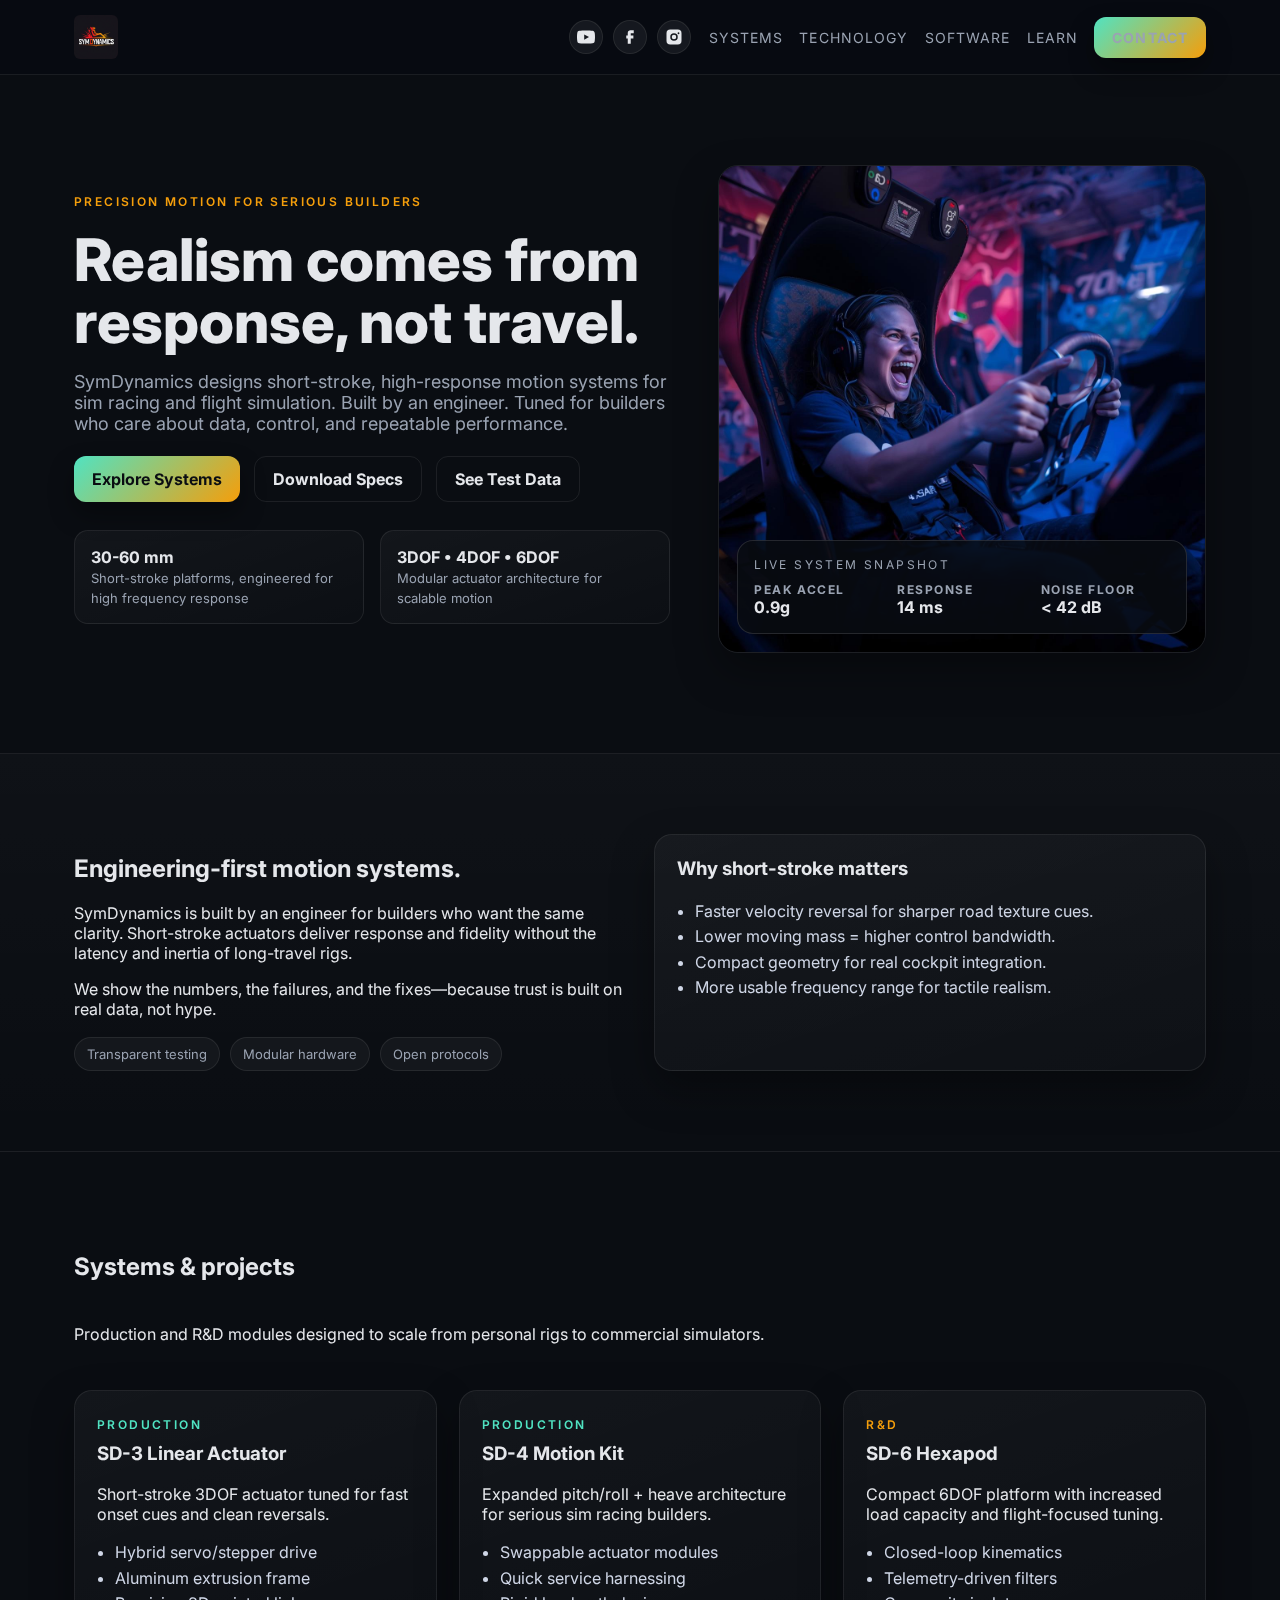
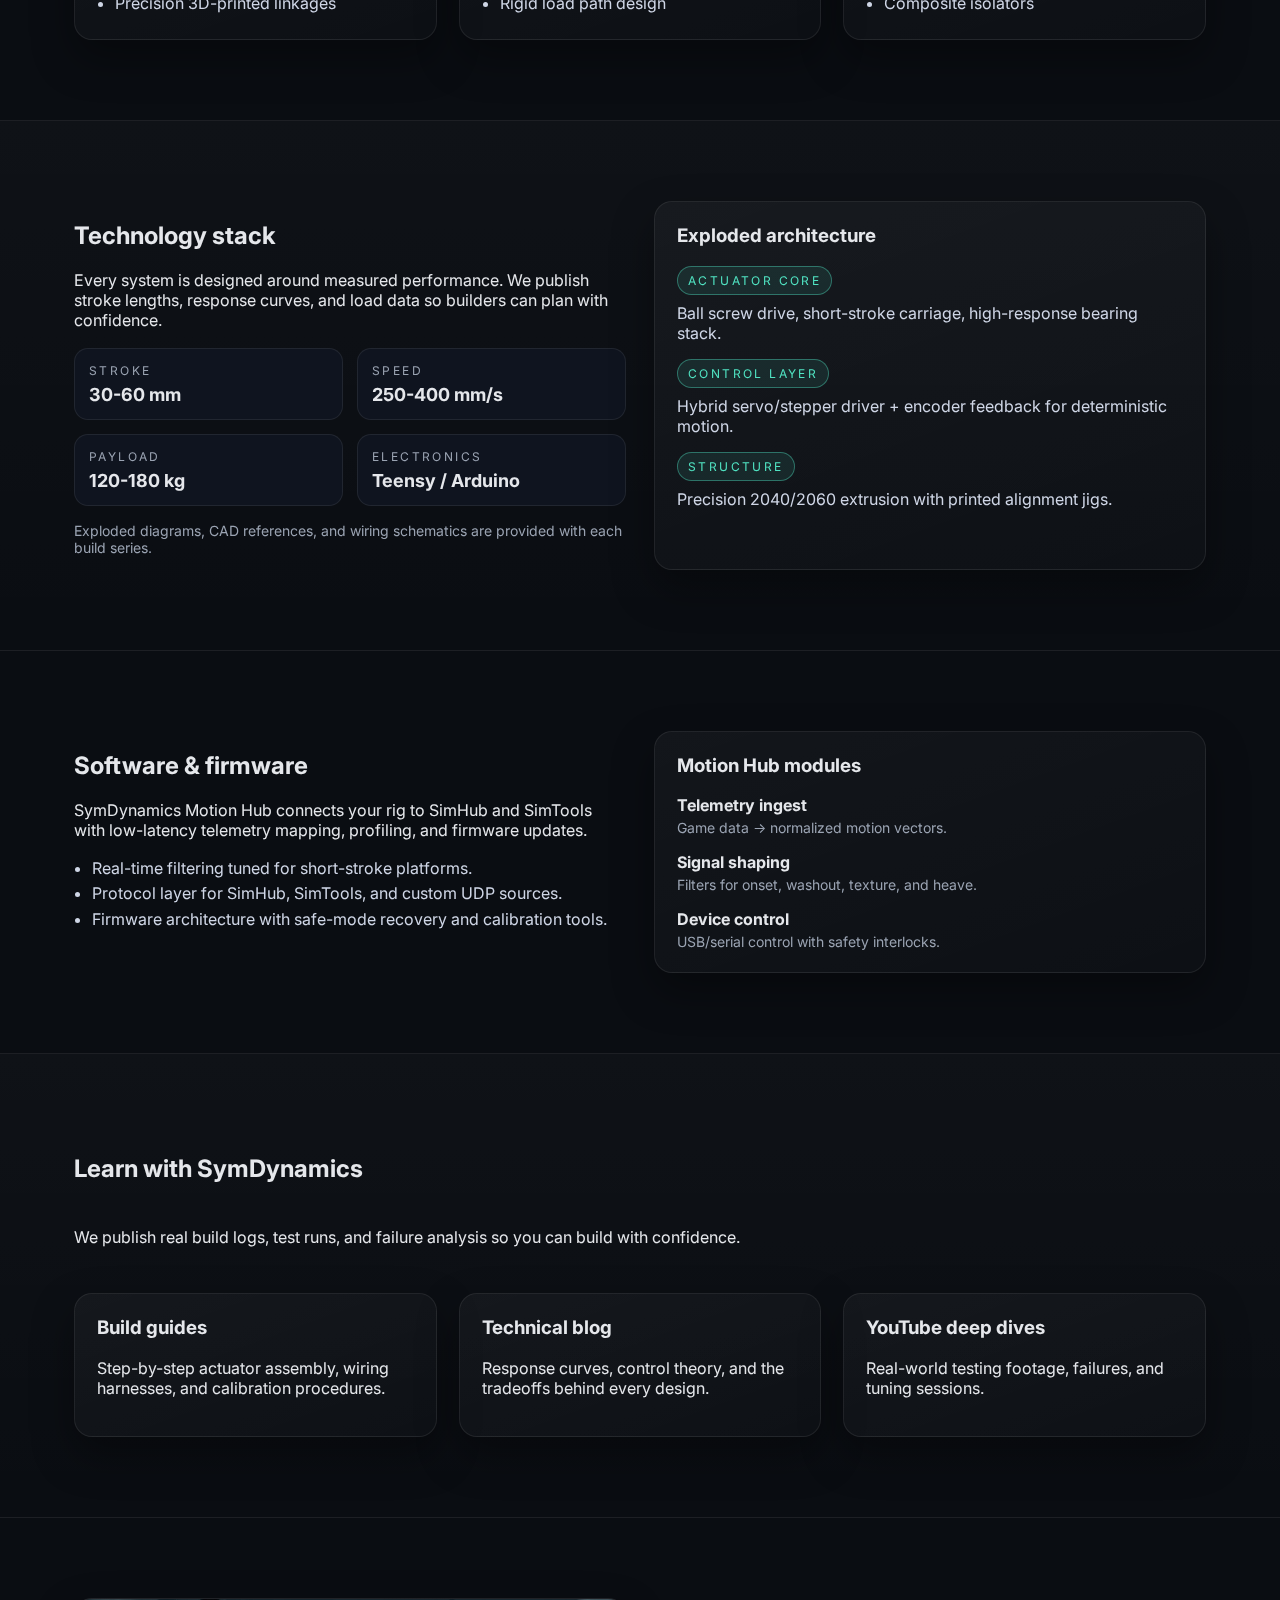
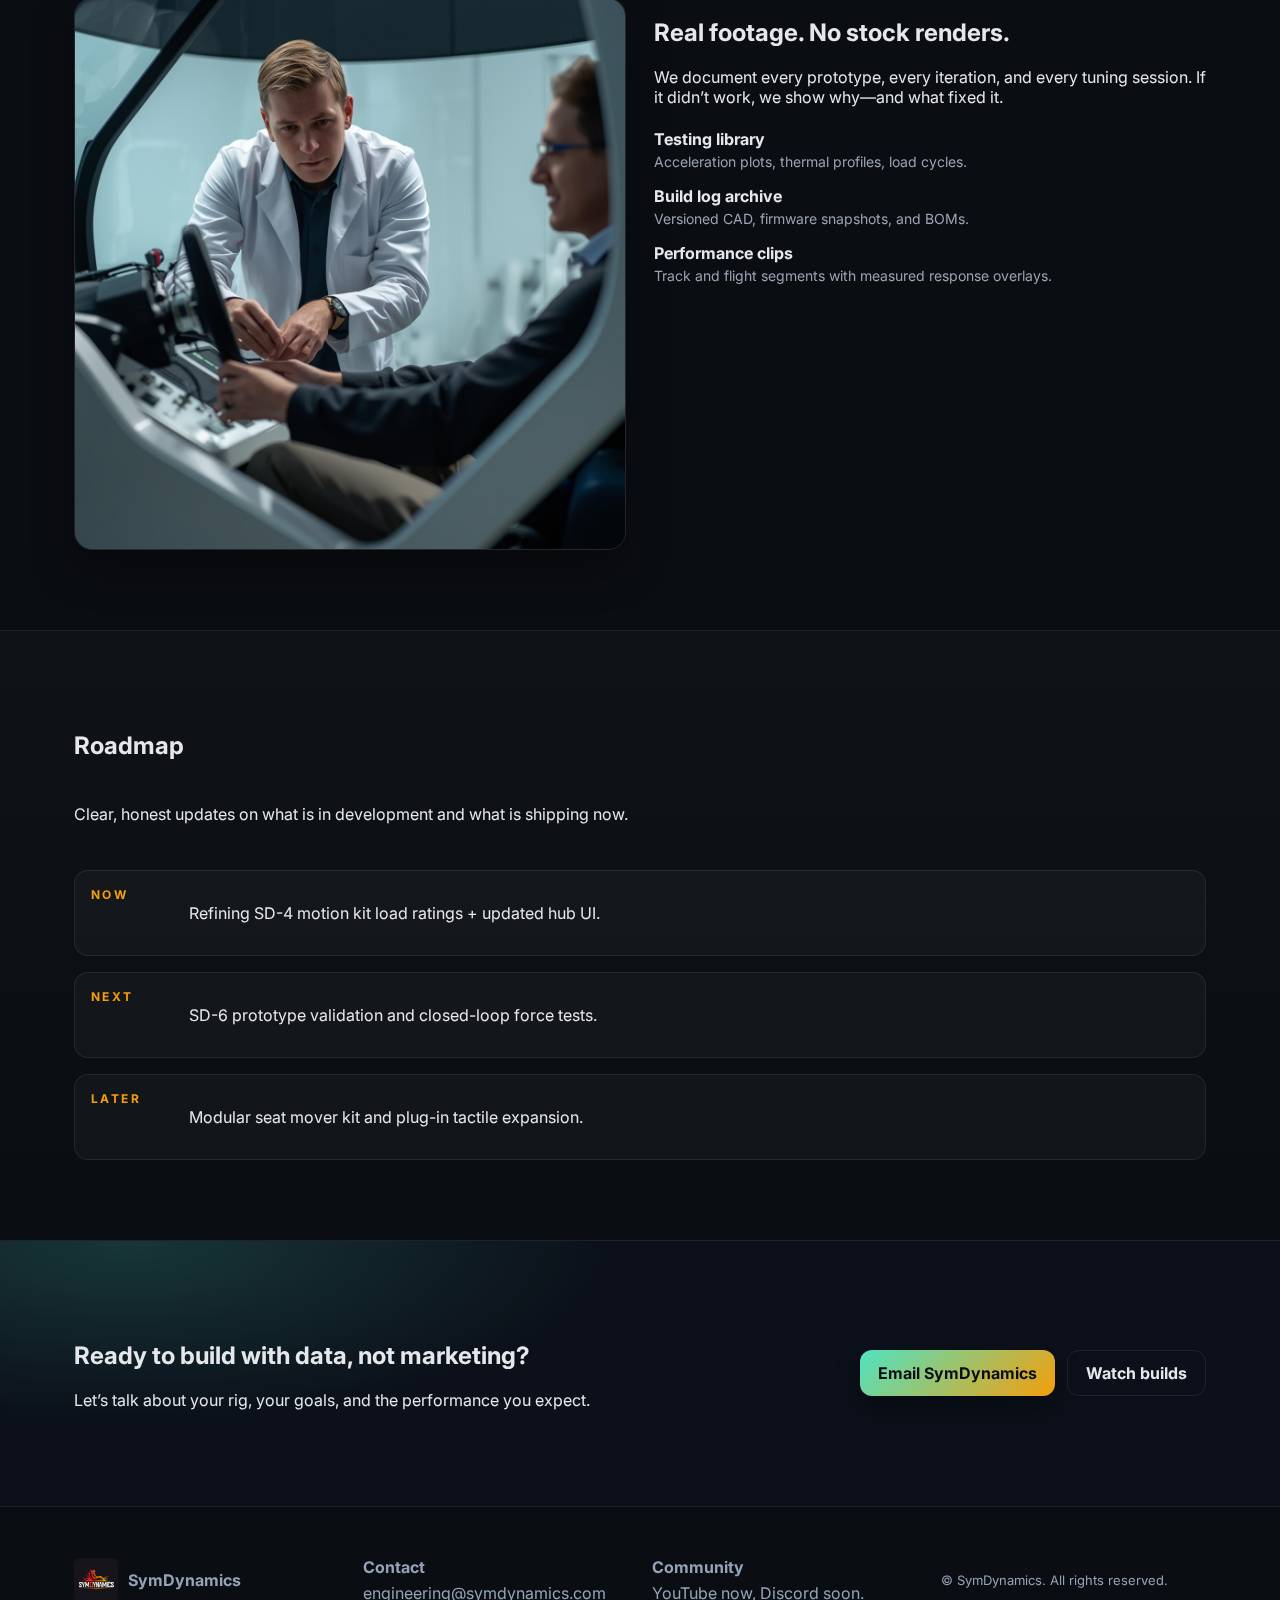
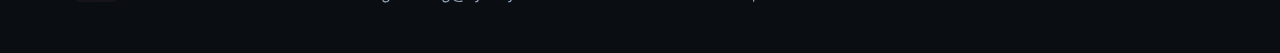
<file: symdynamics_split_from_attachment/index.html>
<!DOCTYPE html>
<html lang="en">
<head>
  <meta charset="utf-8" />
  <meta name="viewport" content="width=device-width, initial-scale=1" />
  <meta name="description" content="SymDynamics builds high-response motion simulator actuators, control electronics, and software for serious sim racing and flight builders." />
  <link rel="preconnect" href="https://fonts.googleapis.com">
  <link rel="preconnect" href="https://fonts.gstatic.com" crossorigin>
  <link href="https://fonts.googleapis.com/css2?family=Inter:wght@300;400;600;700;800&display=swap" rel="stylesheet">
  <meta property="og:title" content="SymDynamics — Precision Motion Systems" />
  <meta property="og:description" content="Realism comes from response, not travel. SymDynamics builds motion systems the way engineers think." />
  <meta property="og:type" content="website" />
  <meta name="theme-color" content="#0a0d12" />
  <link rel="stylesheet" href="assets/styles.css">
  <link rel="icon" type="image/svg+xml" href="data:image/svg+xml;utf8,<svg xmlns='http://www.w3.org/2000/svg' viewBox='0 0 64 64'><linearGradient id='g' x1='0' y1='0' x2='1' y2='1'><stop offset='0' stop-color='%2350E3C2'/><stop offset='1' stop-color='%23F59E0B'/></linearGradient><rect rx='12' width='64' height='64' fill='url(%23g)'/><text x='32' y='40' text-anchor='middle' font-family='Arial' font-size='28' font-weight='700' fill='%23090f14'>SD</text></svg>">
  <title>SymDynamics — Precision Motion Systems</title>
</head>
<body>
  <header>
    <div class="wrap">
      <nav>
        <a class="logo" href="#top" aria-label="SymDynamics home">
          <img src="SymDynamics Logo with Dynamic Wordmark and Contrast.png" alt="SymDynamics Logo" />
        </a>
        <div class="nav-right">
          <div class="social" aria-label="Social media links">
            <a href="https://www.youtube.com/@SymDynamics" target="_blank" rel="noopener" title="YouTube">
              <svg viewBox="0 0 24 24" aria-hidden="true"><path d="M23.5 6.2c-.3-1.2-1.2-2.1-2.4-2.4C19 3.3 12 3.3 12 3.3s-7 0-9.1.5C1.7 4 0.8 4.9 0.5 6.1 0 8.2 0 12 0 12s0 3.8.5 5.9c.3 1.2 1.2 2.1 2.4 2.4 2.1.5 9.1.5 9.1.5s7 0 9.1-.5c1.2-.3 2.1-1.2 2.4-2.4.5-2.1.5-5.9.5-5.9s0-3.8-.5-5.9zM9.6 15.5v-7L16 12l-6.4 3.5z"/></svg>
            </a>
            <a href="https://www.facebook.com/profile.php?id=61581729223568" title="Facebook"><svg viewBox="0 0 24 24"><path d="M13 3h4v4h-4v3h3.5V14H13v7h-4v-7H7v-4h2V6.5C9 4.6 10.6 3 12.5 3H13z"/></svg></a>
            <a href="https://www.instagram.com/neill1735/" title="Instagram"><svg viewBox="0 0 24 24"><path d="M7 2h10a5 5 0 015 5v10a5 5 0 01-5 5H7a5 5 0 01-5-5V7a5 5 0 015-5zm5 5a5 5 0 100 10 5 5 0 000-10zm6-1.2a1.2 1.2 0 10.001 2.401A1.2 1.2 0 0018 5.8zM12 9a3 3 0 110 6 3 3 0 010-6z"/></svg></a>
          </div>
          <div class="nav-links">
            <a href="#systems">Systems</a>
            <a href="#technology">Technology</a>
            <a href="#software">Software</a>
            <a href="#learn">Learn</a>
            <a href="#contact" class="btn">Contact</a>
          </div>
        </div>
      </nav>
    </div>
  </header>

  <main id="top">
    <section class="hero">
      <div class="wrap hero-grid">
        <div>
          <div class="eyebrow">Precision motion for serious builders</div>
          <h1>Realism comes from response, not travel.</h1>
          <p class="sub">SymDynamics designs short-stroke, high-response motion systems for sim racing and flight simulation. Built by an engineer. Tuned for builders who care about data, control, and repeatable performance.</p>
          <div class="cta-row">
            <a class="btn" href="#systems">Explore Systems</a>
            <a class="btn ghost" href="#technology">Download Specs</a>
            <a class="btn ghost" href="#learn">See Test Data</a>
          </div>
          <div class="stat-row">
            <div class="stat">
              <span>30-60 mm</span>
              <small>Short-stroke platforms, engineered for high frequency response</small>
            </div>
            <div class="stat">
              <span>3DOF • 4DOF • 6DOF</span>
              <small>Modular actuator architecture for scalable motion</small>
            </div>
          </div>
        </div>
        <div class="hero-media">
          <img src="gamer in rig1.jpg" alt="Motion simulator in action" />
          <div class="overlay-card">
            <div class="label">Live system snapshot</div>
            <div class="overlay-grid">
              <div>
                <strong>Peak accel</strong>
                <span>0.9g</span>
              </div>
              <div>
                <strong>Response</strong>
                <span>14 ms</span>
              </div>
              <div>
                <strong>Noise floor</strong>
                <span>&lt; 42 dB</span>
              </div>
            </div>
          </div>
        </div>
      </div>
    </section>

    <section id="about" class="section-split">
      <div class="wrap grid-2">
        <div>
          <h2>Engineering-first motion systems.</h2>
          <p>SymDynamics is built by an engineer for builders who want the same clarity. Short-stroke actuators deliver response and fidelity without the latency and inertia of long-travel rigs.</p>
          <p>We show the numbers, the failures, and the fixes—because trust is built on real data, not hype.</p>
          <div class="pill-row">
            <span class="pill">Transparent testing</span>
            <span class="pill">Modular hardware</span>
            <span class="pill">Open protocols</span>
          </div>
        </div>
        <div class="card technical-card">
          <h3>Why short-stroke matters</h3>
          <ul class="spec-list">
            <li>Faster velocity reversal for sharper road texture cues.</li>
            <li>Lower moving mass = higher control bandwidth.</li>
            <li>Compact geometry for real cockpit integration.</li>
            <li>More usable frequency range for tactile realism.</li>
          </ul>
        </div>
      </div>
    </section>

    <section id="systems">
      <div class="wrap">
        <div class="section-head">
          <h2>Systems &amp; projects</h2>
          <p>Production and R&amp;D modules designed to scale from personal rigs to commercial simulators.</p>
        </div>
        <div class="grid-3">
          <article class="card system-card">
            <div class="status">Production</div>
            <h3>SD-3 Linear Actuator</h3>
            <p>Short-stroke 3DOF actuator tuned for fast onset cues and clean reversals.</p>
            <ul>
              <li>Hybrid servo/stepper drive</li>
              <li>Aluminum extrusion frame</li>
              <li>Precision 3D-printed linkages</li>
            </ul>
          </article>
          <article class="card system-card">
            <div class="status">Production</div>
            <h3>SD-4 Motion Kit</h3>
            <p>Expanded pitch/roll + heave architecture for serious sim racing builders.</p>
            <ul>
              <li>Swappable actuator modules</li>
              <li>Quick service harnessing</li>
              <li>Rigid load path design</li>
            </ul>
          </article>
          <article class="card system-card">
            <div class="status status-lab">R&amp;D</div>
            <h3>SD-6 Hexapod</h3>
            <p>Compact 6DOF platform with increased load capacity and flight-focused tuning.</p>
            <ul>
              <li>Closed-loop kinematics</li>
              <li>Telemetry-driven filters</li>
              <li>Composite isolators</li>
            </ul>
          </article>
        </div>
      </div>
    </section>

    <section id="technology" class="section-split">
      <div class="wrap grid-2">
        <div>
          <h2>Technology stack</h2>
          <p>Every system is designed around measured performance. We publish stroke lengths, response curves, and load data so builders can plan with confidence.</p>
          <div class="spec-grid">
            <div class="spec">
              <span>Stroke</span>
              <strong>30-60 mm</strong>
            </div>
            <div class="spec">
              <span>Speed</span>
              <strong>250-400 mm/s</strong>
            </div>
            <div class="spec">
              <span>Payload</span>
              <strong>120-180 kg</strong>
            </div>
            <div class="spec">
              <span>Electronics</span>
              <strong>Teensy / Arduino</strong>
            </div>
          </div>
          <p class="note">Exploded diagrams, CAD references, and wiring schematics are provided with each build series.</p>
        </div>
        <div class="card diagram-card">
          <h3>Exploded architecture</h3>
          <div class="diagram">
            <div>
              <span class="chip">Actuator Core</span>
              <p>Ball screw drive, short-stroke carriage, high-response bearing stack.</p>
            </div>
            <div>
              <span class="chip">Control Layer</span>
              <p>Hybrid servo/stepper driver + encoder feedback for deterministic motion.</p>
            </div>
            <div>
              <span class="chip">Structure</span>
              <p>Precision 2040/2060 extrusion with printed alignment jigs.</p>
            </div>
          </div>
        </div>
      </div>
    </section>

    <section id="software">
      <div class="wrap grid-2">
        <div>
          <h2>Software &amp; firmware</h2>
          <p>SymDynamics Motion Hub connects your rig to SimHub and SimTools with low-latency telemetry mapping, profiling, and firmware updates.</p>
          <ul class="spec-list">
            <li>Real-time filtering tuned for short-stroke platforms.</li>
            <li>Protocol layer for SimHub, SimTools, and custom UDP sources.</li>
            <li>Firmware architecture with safe-mode recovery and calibration tools.</li>
          </ul>
        </div>
        <div class="card software-card">
          <h3>Motion Hub modules</h3>
          <div class="stack">
            <div>
              <strong>Telemetry ingest</strong>
              <span>Game data → normalized motion vectors.</span>
            </div>
            <div>
              <strong>Signal shaping</strong>
              <span>Filters for onset, washout, texture, and heave.</span>
            </div>
            <div>
              <strong>Device control</strong>
              <span>USB/serial control with safety interlocks.</span>
            </div>
          </div>
        </div>
      </div>
    </section>

    <section id="learn" class="section-split">
      <div class="wrap">
        <div class="section-head">
          <h2>Learn with SymDynamics</h2>
          <p>We publish real build logs, test runs, and failure analysis so you can build with confidence.</p>
        </div>
        <div class="grid-3">
          <article class="card">
            <h3>Build guides</h3>
            <p>Step-by-step actuator assembly, wiring harnesses, and calibration procedures.</p>
          </article>
          <article class="card">
            <h3>Technical blog</h3>
            <p>Response curves, control theory, and the tradeoffs behind every design.</p>
          </article>
          <article class="card">
            <h3>YouTube deep dives</h3>
            <p>Real-world testing footage, failures, and tuning sessions.</p>
          </article>
        </div>
      </div>
    </section>

    <section id="media">
      <div class="wrap grid-2">
        <div class="card media-card">
          <img src="engineersetup.jpg" alt="Engineer testing a motion rig" />
        </div>
        <div>
          <h2>Real footage. No stock renders.</h2>
          <p>We document every prototype, every iteration, and every tuning session. If it didn’t work, we show why—and what fixed it.</p>
          <div class="media-list">
            <div>
              <strong>Testing library</strong>
              <span>Acceleration plots, thermal profiles, load cycles.</span>
            </div>
            <div>
              <strong>Build log archive</strong>
              <span>Versioned CAD, firmware snapshots, and BOMs.</span>
            </div>
            <div>
              <strong>Performance clips</strong>
              <span>Track and flight segments with measured response overlays.</span>
            </div>
          </div>
        </div>
      </div>
    </section>

    <section id="roadmap" class="section-split">
      <div class="wrap">
        <div class="section-head">
          <h2>Roadmap</h2>
          <p>Clear, honest updates on what is in development and what is shipping now.</p>
        </div>
        <div class="timeline">
          <div class="timeline-item">
            <span>Now</span>
            <p>Refining SD-4 motion kit load ratings + updated hub UI.</p>
          </div>
          <div class="timeline-item">
            <span>Next</span>
            <p>SD-6 prototype validation and closed-loop force tests.</p>
          </div>
          <div class="timeline-item">
            <span>Later</span>
            <p>Modular seat mover kit and plug-in tactile expansion.</p>
          </div>
        </div>
      </div>
    </section>

    <section id="contact" class="cta-band">
      <div class="wrap cta-wrap">
        <div>
          <h2>Ready to build with data, not marketing?</h2>
          <p>Let’s talk about your rig, your goals, and the performance you expect.</p>
        </div>
        <div class="cta-actions">
          <a class="btn" href="contact.html">Email SymDynamics</a>
          <a class="btn ghost" href="https://www.youtube.com/@SymDynamics" target="_blank" rel="noopener">Watch builds</a>
        </div>
      </div>
    </section>
  </main>

  <footer>
    <div class="wrap">
      <div class="footer-grid">
        <div class="logo">
          <img src="SymDynamics Logo with Dynamic Wordmark and Contrast.png" alt="SymDynamics" />
          <span>SymDynamics</span>
        </div>
        <div>
          <strong>Contact</strong>
          <p>engineering@symdynamics.com</p>
        </div>
        <div>
          <strong>Community</strong>
          <p>YouTube now, Discord soon.</p>
        </div>
        <div class="footer-note">© <span id="y"></span> SymDynamics. All rights reserved.</div>
      </div>
    </div>
  </footer>

  <script src="assets/main.js"></script>
</body>
</html>
</file>
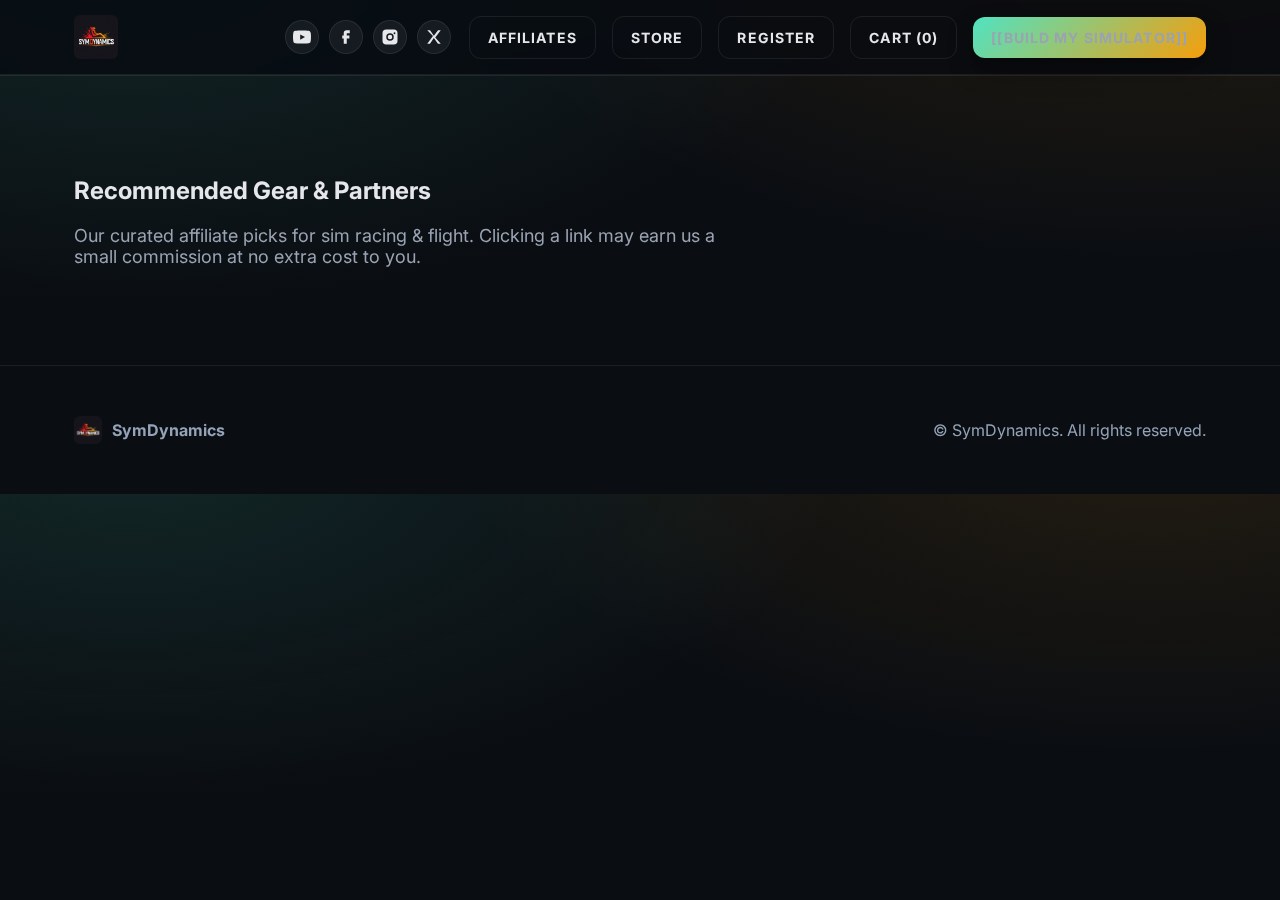
<file: symdynamics_split_from_attachment/affiliates.html>
<!DOCTYPE html>
<html lang="en">
<head>

  <meta charset="utf-8" />
  <meta name="viewport" content="width=device-width, initial-scale=1" />
  <title>SymDynamics</title>
  <meta name="description" content="Custom-built motion simulators and turnkey rigs for sim racers and flight sim users. Engineered immersion, pro-grade feel, money-back guarantee. South Africa + global shipping." />
  <link rel="preconnect" href="https://fonts.googleapis.com">
  <link rel="preconnect" href="https://fonts.gstatic.com" crossorigin>
  <link href="https://fonts.googleapis.com/css2?family=Inter:wght@400;600;800&display=swap" rel="stylesheet">
  <meta property="og:title" content="SymDynamics — Custom Motion Simulators" />
  <meta property="og:description" content="Turn every race and flight into a real-world experience. Custom rigs, setup help, and a money-back guarantee." />
  <meta property="og:type" content="website" />
  <meta name="theme-color" content="#0f172a" />
  <link rel="stylesheet" href="assets/styles.css">
  <!-- Favicon -->
  <link rel="icon" type="image/svg+xml" href="data:image/svg+xml;utf8,<svg xmlns='http://www.w3.org/2000/svg' viewBox='0 0 64 64'><linearGradient id='g' x1='0' y1='0' x2='1' y2='1'><stop offset='0' stop-color='%23ff5a1f'/><stop offset='1' stop-color='%23ffb300'/></linearGradient><rect rx='12' width='64' height='64' fill='url(%23g)'/><text x='32' y='40' text-anchor='middle' font-family='Arial' font-size='28' font-weight='700' fill='%2302111a'>SD</text></svg>">
  <link rel="icon" type="image/png" sizes="16x16" href="/favicon-16.png">
  <link rel="icon" type="image/png" sizes="32x32" href="/favicon-32.png">
  <link rel="icon" type="image/png" sizes="48x48" href="/favicon-48.png">
  <link rel="icon" type="image/png" sizes="96x96" href="/favicon-96.png">
  <link rel="apple-touch-icon" sizes="180x180" href="/apple-touch-icon.png">
  <link rel="icon" type="image/png" sizes="192x192" href="/android-chrome-192x192.png">
  <link rel="icon" type="image/png" sizes="512x512" href="/android-chrome-512x512.png">

<title>Recommended Gear & Partners</title>
</head>
<body>
<header>
    <div class="wrap">
      <nav>
        <a class="logo" href="index.html" aria-label="SymDynamics home">
          <img src="SymDynamics Logo with Dynamic Wordmark and Contrast.png" alt="SymDynamics Logo" />
        </a>
        <div class="nav-right">
          <div class="social" aria-label="Social media links">
            <!-- YouTube (live link) -->
            <a href="https://www.youtube.com/@SymDynamics" target="_blank" rel="noopener" title="YouTube">
              <svg viewBox="0 0 24 24" aria-hidden="true"><path d="M23.5 6.2c-.3-1.2-1.2-2.1-2.4-2.4C19 3.3 12 3.3 12 3.3s-7 0-9.1.5C1.7 4 0.8 4.9 0.5 6.1 0 8.2 0 12 0 12s0 3.8.5 5.9c.3 1.2 1.2 2.1 2.4 2.4 2.1.5 9.1.5 9.1.5s7 0 9.1-.5c1.2-.3 2.1-1.2 2.4-2.4.5-2.1.5-5.9.5-5.9s0-3.8-.5-5.9zM9.6 15.5v-7L16 12l-6.4 3.5z"/></svg>
            </a>
            <!-- Placeholders -->
            <a href="#" title="Facebook (coming soon)"><svg viewBox="0 0 24 24"><path d="M13 3h4v4h-4v3h3.5V14H13v7h-4v-7H7v-4h2V6.5C9 4.6 10.6 3 12.5 3H13z"/></svg></a>
            <a href="#" title="Instagram (coming soon)"><svg viewBox="0 0 24 24"><path d="M7 2h10a5 5 0 015 5v10a5 5 0 01-5 5H7a5 5 0 01-5-5V7a5 5 0 015-5zm5 5a5 5 0 100 10 5 5 0 000-10zm6-1.2a1.2 1.2 0 10.001 2.401A1.2 1.2 0 0018 5.8zM12 9a3 3 0 110 6 3 3 0 010-6z"/></svg></a>
            <a href="#" title="X/Twitter (coming soon)"><svg viewBox="0 0 24 24"><path d="M3 3h3.7l5.1 7.2L17.4 3H21l-7.3 9.7L21 21h-3.7l-5.5-7.7L6.6 21H3l7.6-10.3L3 3z"/></svg></a>
          </div>
          <div class="nav-links">
            <a href="affiliates.html" class="ghost btn">Affiliates</a>
            <a href="store.html" class="ghost btn">Store</a>
            <a href="register.html" class="ghost btn" id="navAccount">Register</a>
            <a href="cart.html" class="ghost btn">Cart (<span id="navCartQty">0</span>)</a>
            <a href="contact.html" class="btn">[[BUILD MY SIMULATOR]]</a>
          </div>
        </div>
      </nav>
    </div>
  </header>
<main id="top">
<section id="affiliates">
      <div class="wrap">
        <h2>Recommended Gear & Partners</h2>
        <p class="sub">Our curated affiliate picks for sim racing & flight. Clicking a link may earn us a small commission at no extra cost to you.</p>
        <div id="affDisclosure" class="notice" style="display:none;margin:12px 0 18px">
          <div class="badge">i</div>
          <div>
            <strong>Affiliate disclosure:</strong>
            <p style="margin:.3em 0 .2em">Some links below are affiliate links. If you buy through them, we may earn a small commission—at no extra cost to you. We only recommend gear we’d use ourselves.</p>
            <small>Click the × to dismiss.</small>
          </div>
          <button id="affDismiss" aria-label="Dismiss">×</button>
        </div>
        <div id="affGrid" class="store-grid"></div>
      </div>
    </section>
</main>
<footer>
    <div class="wrap">
      <div style="display:flex;align-items:center;gap:10px;flex-wrap:wrap;justify-content:space-between">
        <div class="logo"><img src="SymDynamics Logo with Dynamic Wordmark and Contrast.png" alt="SymDynamics" style="height:28px;width:auto" /> <span>SymDynamics</span></div>
        <div>© <span id="y"></span> SymDynamics. All rights reserved.</div>
      </div>
    </div>
  </footer>
<script src="assets/main.js"></script>
</body>
</html>
</file>
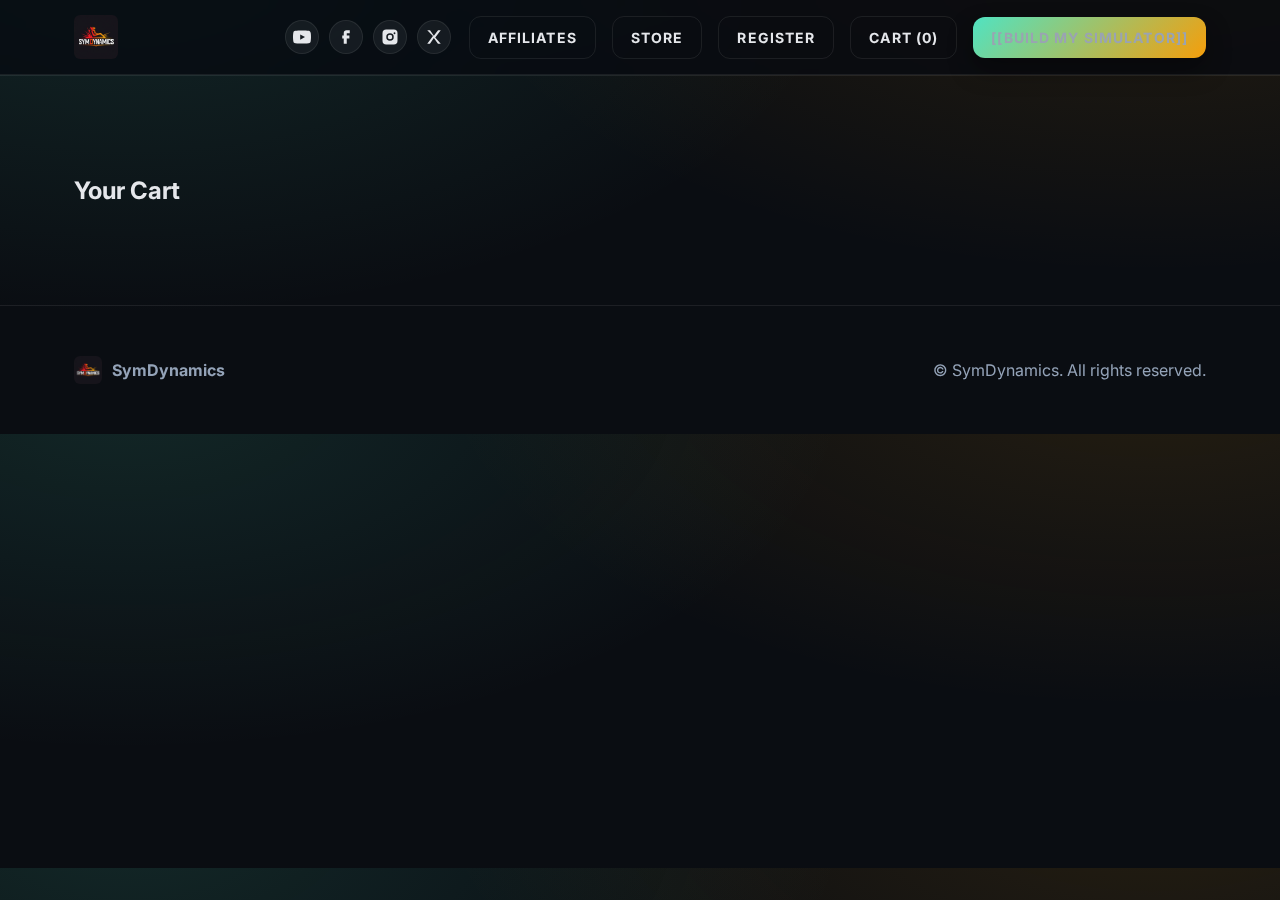
<file: symdynamics_split_from_attachment/cart.html>
<!DOCTYPE html>
<html lang="en">
<head>

  <meta charset="utf-8" />
  <meta name="viewport" content="width=device-width, initial-scale=1" />
  <title>SymDynamics</title>
  <meta name="description" content="Custom-built motion simulators and turnkey rigs for sim racers and flight sim users. Engineered immersion, pro-grade feel, money-back guarantee. South Africa + global shipping." />
  <link rel="preconnect" href="https://fonts.googleapis.com">
  <link rel="preconnect" href="https://fonts.gstatic.com" crossorigin>
  <link href="https://fonts.googleapis.com/css2?family=Inter:wght@400;600;800&display=swap" rel="stylesheet">
  <meta property="og:title" content="SymDynamics — Custom Motion Simulators" />
  <meta property="og:description" content="Turn every race and flight into a real-world experience. Custom rigs, setup help, and a money-back guarantee." />
  <meta property="og:type" content="website" />
  <meta name="theme-color" content="#0f172a" />
  <link rel="stylesheet" href="assets/styles.css">
  <!-- Favicon -->
  <link rel="icon" type="image/svg+xml" href="data:image/svg+xml;utf8,<svg xmlns='http://www.w3.org/2000/svg' viewBox='0 0 64 64'><linearGradient id='g' x1='0' y1='0' x2='1' y2='1'><stop offset='0' stop-color='%23ff5a1f'/><stop offset='1' stop-color='%23ffb300'/></linearGradient><rect rx='12' width='64' height='64' fill='url(%23g)'/><text x='32' y='40' text-anchor='middle' font-family='Arial' font-size='28' font-weight='700' fill='%2302111a'>SD</text></svg>">
  <link rel="icon" type="image/png" sizes="16x16" href="/favicon-16.png">
  <link rel="icon" type="image/png" sizes="32x32" href="/favicon-32.png">
  <link rel="icon" type="image/png" sizes="48x48" href="/favicon-48.png">
  <link rel="icon" type="image/png" sizes="96x96" href="/favicon-96.png">
  <link rel="apple-touch-icon" sizes="180x180" href="/apple-touch-icon.png">
  <link rel="icon" type="image/png" sizes="192x192" href="/android-chrome-192x192.png">
  <link rel="icon" type="image/png" sizes="512x512" href="/android-chrome-512x512.png">

<title>Your Cart</title>
</head>
<body>
<header>
    <div class="wrap">
      <nav>
        <a class="logo" href="index.html" aria-label="SymDynamics home">
          <img src="SymDynamics Logo with Dynamic Wordmark and Contrast.png" alt="SymDynamics Logo" />
        </a>
        <div class="nav-right">
          <div class="social" aria-label="Social media links">
            <!-- YouTube (live link) -->
            <a href="https://www.youtube.com/@SymDynamics" target="_blank" rel="noopener" title="YouTube">
              <svg viewBox="0 0 24 24" aria-hidden="true"><path d="M23.5 6.2c-.3-1.2-1.2-2.1-2.4-2.4C19 3.3 12 3.3 12 3.3s-7 0-9.1.5C1.7 4 0.8 4.9 0.5 6.1 0 8.2 0 12 0 12s0 3.8.5 5.9c.3 1.2 1.2 2.1 2.4 2.4 2.1.5 9.1.5 9.1.5s7 0 9.1-.5c1.2-.3 2.1-1.2 2.4-2.4.5-2.1.5-5.9.5-5.9s0-3.8-.5-5.9zM9.6 15.5v-7L16 12l-6.4 3.5z"/></svg>
            </a>
            <!-- Placeholders -->
            <a href="#" title="Facebook (coming soon)"><svg viewBox="0 0 24 24"><path d="M13 3h4v4h-4v3h3.5V14H13v7h-4v-7H7v-4h2V6.5C9 4.6 10.6 3 12.5 3H13z"/></svg></a>
            <a href="#" title="Instagram (coming soon)"><svg viewBox="0 0 24 24"><path d="M7 2h10a5 5 0 015 5v10a5 5 0 01-5 5H7a5 5 0 01-5-5V7a5 5 0 015-5zm5 5a5 5 0 100 10 5 5 0 000-10zm6-1.2a1.2 1.2 0 10.001 2.401A1.2 1.2 0 0018 5.8zM12 9a3 3 0 110 6 3 3 0 010-6z"/></svg></a>
            <a href="#" title="X/Twitter (coming soon)"><svg viewBox="0 0 24 24"><path d="M3 3h3.7l5.1 7.2L17.4 3H21l-7.3 9.7L21 21h-3.7l-5.5-7.7L6.6 21H3l7.6-10.3L3 3z"/></svg></a>
          </div>
          <div class="nav-links">
            <a href="affiliates.html" class="ghost btn">Affiliates</a>
            <a href="store.html" class="ghost btn">Store</a>
            <a href="register.html" class="ghost btn" id="navAccount">Register</a>
            <a href="cart.html" class="ghost btn">Cart (<span id="navCartQty">0</span>)</a>
            <a href="contact.html" class="btn">[[BUILD MY SIMULATOR]]</a>
          </div>
        </div>
      </nav>
    </div>
  </header>
<main id="top">
<section id="cart">
      <div class="wrap">
        <h2>Your Cart</h2>
        <div id="cartEmpty" class="card" style="display:none">Your cart is empty.</div>
        <div id="cartWrap" style="display:none">
          <table class="cart-table">
            <thead>
              <tr><th>Item</th><th>Price</th><th>Qty</th><th class="right">Total</th><th></th></tr>
            </thead>
            <tbody id="cartBody"></tbody>
          </table>
          <div style="display:flex;justify-content:space-between;align-items:center;margin-top:16px;gap:12px;flex-wrap:wrap">
            <div>
              <a href="#store" class="btn ghost">Continue Shopping</a>
            </div>
            <div style="text-align:right">
              <div style="font-weight:800;font-size:20px">Grand Total: <span id="grandTotal">R0.00</span></div>
              <button id="checkoutBtn" class="btn" style="margin-top:8px">Checkout with PayFast</button>
              <div style="font-size:12px;color:#a7b0c2;margin-top:6px">Test mode enabled. Configure your Merchant ID/Key in the script.</div>
            </div>
          </div>
          <div class="card" style="margin-top:12px">
            <strong>Delivery To:</strong> <span id="shipTo">Not set — <a href="#register">add your address</a></span>
          </div>
        </div>
      </div>
    </section>
</main>
<footer>
    <div class="wrap">
      <div style="display:flex;align-items:center;gap:10px;flex-wrap:wrap;justify-content:space-between">
        <div class="logo"><img src="SymDynamics Logo with Dynamic Wordmark and Contrast.png" alt="SymDynamics" style="height:28px;width:auto" /> <span>SymDynamics</span></div>
        <div>© <span id="y"></span> SymDynamics. All rights reserved.</div>
      </div>
    </div>
  </footer>
<script src="assets/main.js"></script>
</body>
</html>
</file>
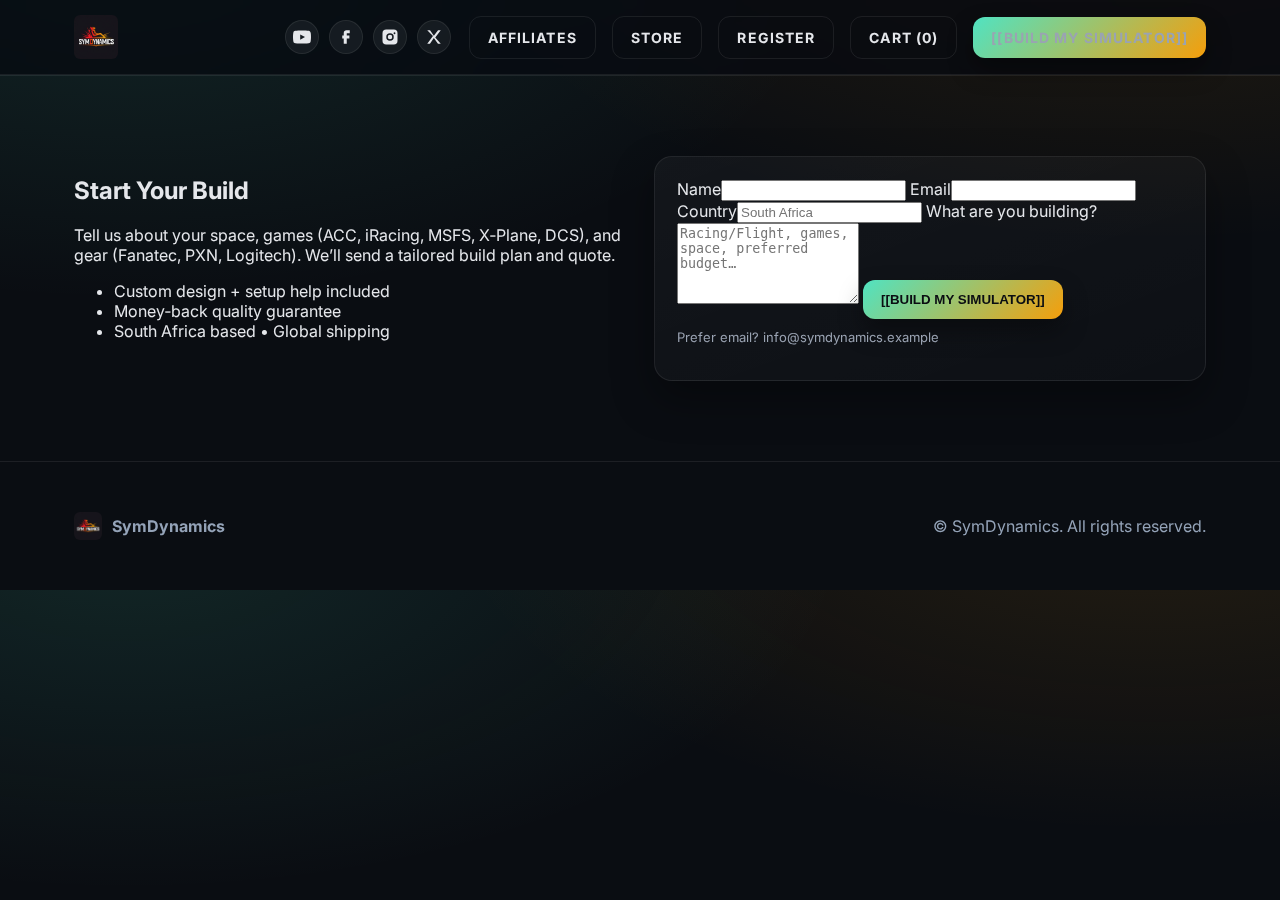
<file: symdynamics_split_from_attachment/contact.html>
<!DOCTYPE html>
<html lang="en">
<head>

  <meta charset="utf-8" />
  <meta name="viewport" content="width=device-width, initial-scale=1" />
  <meta name="description" content="Custom-built motion simulators and turnkey rigs for sim racers and flight sim users. Engineered immersion, pro-grade feel, money-back guarantee. South Africa + global shipping." />
  <link rel="preconnect" href="https://fonts.googleapis.com">
  <link rel="preconnect" href="https://fonts.gstatic.com" crossorigin>
  <link href="https://fonts.googleapis.com/css2?family=Inter:wght@400;600;800&display=swap" rel="stylesheet">
  <meta property="og:title" content="SymDynamics — Custom Motion Simulators" />
  <meta property="og:description" content="Turn every race and flight into a real-world experience. Custom rigs, setup help, and a money-back guarantee." />
  <meta property="og:type" content="website" />
  <meta name="theme-color" content="#0f172a" />
  <link rel="stylesheet" href="assets/styles.css">
  <!-- Favicon -->
  <link rel="icon" type="image/svg+xml" href="data:image/svg+xml;utf8,<svg xmlns='http://www.w3.org/2000/svg' viewBox='0 0 64 64'><linearGradient id='g' x1='0' y1='0' x2='1' y2='1'><stop offset='0' stop-color='%23ff5a1f'/><stop offset='1' stop-color='%23ffb300'/></linearGradient><rect rx='12' width='64' height='64' fill='url(%23g)'/><text x='32' y='40' text-anchor='middle' font-family='Arial' font-size='28' font-weight='700' fill='%2302111a'>SD</text></svg>">
  <link rel="icon" type="image/png" sizes="16x16" href="/favicon-16.png">
  <link rel="icon" type="image/png" sizes="32x32" href="/favicon-32.png">
  <link rel="icon" type="image/png" sizes="48x48" href="/favicon-48.png">
  <link rel="icon" type="image/png" sizes="96x96" href="/favicon-96.png">
  <link rel="apple-touch-icon" sizes="180x180" href="/apple-touch-icon.png">
  <link rel="icon" type="image/png" sizes="192x192" href="/android-chrome-192x192.png">
  <link rel="icon" type="image/png" sizes="512x512" href="/android-chrome-512x512.png">

  <title>Start Your Build</title>
</head>
<body>
<header>
    <div class="wrap">
      <nav>
        <a class="logo" href="index.html" aria-label="SymDynamics home">
          <img src="SymDynamics Logo with Dynamic Wordmark and Contrast.png" alt="SymDynamics Logo" />
        </a>
        <div class="nav-right">
          <div class="social" aria-label="Social media links">
            <!-- YouTube (live link) -->
            <a href="https://www.youtube.com/@SymDynamics" target="_blank" rel="noopener" title="YouTube">
              <svg viewBox="0 0 24 24" aria-hidden="true"><path d="M23.5 6.2c-.3-1.2-1.2-2.1-2.4-2.4C19 3.3 12 3.3 12 3.3s-7 0-9.1.5C1.7 4 0.8 4.9 0.5 6.1 0 8.2 0 12 0 12s0 3.8.5 5.9c.3 1.2 1.2 2.1 2.4 2.4 2.1.5 9.1.5 9.1.5s7 0 9.1-.5c1.2-.3 2.1-1.2 2.4-2.4.5-2.1.5-5.9.5-5.9s0-3.8-.5-5.9zM9.6 15.5v-7L16 12l-6.4 3.5z"/></svg>
            </a>
            <!-- Placeholders -->
            <a href="#" title="Facebook (coming soon)"><svg viewBox="0 0 24 24"><path d="M13 3h4v4h-4v3h3.5V14H13v7h-4v-7H7v-4h2V6.5C9 4.6 10.6 3 12.5 3H13z"/></svg></a>
            <a href="#" title="Instagram (coming soon)"><svg viewBox="0 0 24 24"><path d="M7 2h10a5 5 0 015 5v10a5 5 0 01-5 5H7a5 5 0 01-5-5V7a5 5 0 015-5zm5 5a5 5 0 100 10 5 5 0 000-10zm6-1.2a1.2 1.2 0 10.001 2.401A1.2 1.2 0 0018 5.8zM12 9a3 3 0 110 6 3 3 0 010-6z"/></svg></a>
            <a href="#" title="X/Twitter (coming soon)"><svg viewBox="0 0 24 24"><path d="M3 3h3.7l5.1 7.2L17.4 3H21l-7.3 9.7L21 21h-3.7l-5.5-7.7L6.6 21H3l7.6-10.3L3 3z"/></svg></a>
          </div>
          <div class="nav-links">
            <a href="affiliates.html" class="ghost btn">Affiliates</a>
            <a href="store.html" class="ghost btn">Store</a>
            <a href="register.html" class="ghost btn" id="navAccount">Register</a>
            <a href="cart.html" class="ghost btn">Cart (<span id="navCartQty">0</span>)</a>
            <a href="contact.html" class="btn">[[BUILD MY SIMULATOR]]</a>
          </div>
        </div>
      </nav>
    </div>
  </header>
<main id="top">
<section id="contact">
      <div class="wrap grid-2">
        <div>
          <h2>Start Your Build</h2>
          <p>Tell us about your space, games (ACC, iRacing, MSFS, X‑Plane, DCS), and gear (Fanatec, PXN, Logitech). We’ll send a tailored build plan and quote.</p>
          <ul class="problem list">
            <li>Custom design + setup help included</li>
            <li>Money‑back quality guarantee</li>
            <li>South Africa based • Global shipping</li>
          </ul>
        </div>
        <div class="card">
          <form class="form" name="lead" method="POST" data-netlify="true">
            <input type="hidden" name="form-name" value="lead" />
            <label><span>Name</span><input type="text" name="name" required /></label>
            <label><span>Email</span><input type="email" name="email" required /></label>
            <label><span>Country</span><input type="text" name="country" placeholder="South Africa" /></label>
            <label><span>What are you building?</span><textarea name="message" rows="5" placeholder="Racing/Flight, games, space, preferred budget…"></textarea></label>
            <button class="btn" type="submit">[[BUILD MY SIMULATOR]]</button>
          </form>
          <p style="color:var(--muted);margin-top:10px;font-size:13px">Prefer email? <a href="mailto:info@symdynamics.example">info@symdynamics.example</a></p>
        </div>
      </div>
    </section>
</main>
<footer>
    <div class="wrap">
      <div style="display:flex;align-items:center;gap:10px;flex-wrap:wrap;justify-content:space-between">
        <div class="logo"><img src="SymDynamics Logo with Dynamic Wordmark and Contrast.png" alt="SymDynamics" style="height:28px;width:auto" /> <span>SymDynamics</span></div>
        <div>© <span id="y"></span> SymDynamics. All rights reserved.</div>
      </div>
    </div>
  </footer>
<script src="assets/main.js"></script>
</body>
</html>
</file>
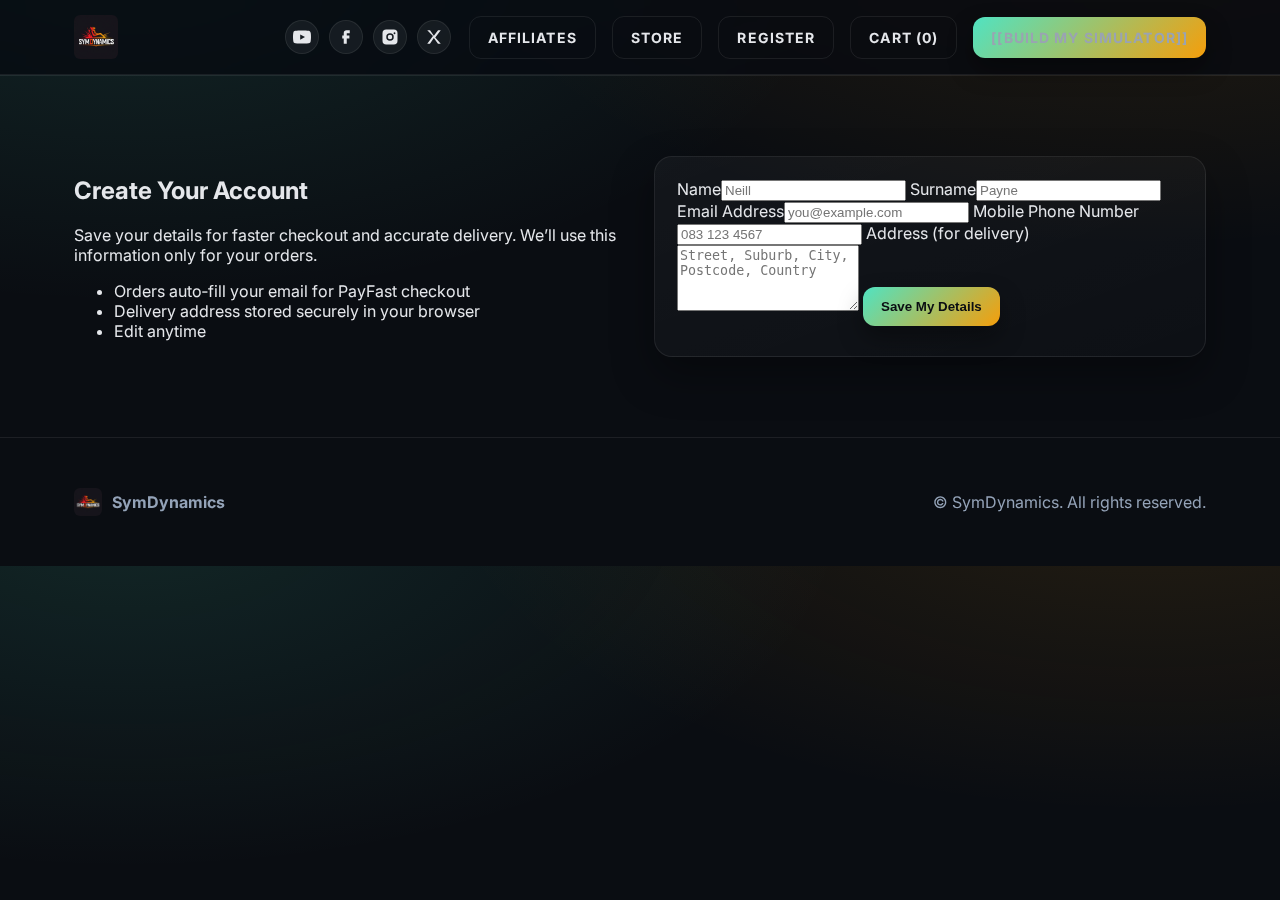
<file: symdynamics_split_from_attachment/register.html>
<!DOCTYPE html>
<html lang="en">
<head>

  <meta charset="utf-8" />
  <meta name="viewport" content="width=device-width, initial-scale=1" />
  <meta name="description" content="Custom-built motion simulators and turnkey rigs for sim racers and flight sim users. Engineered immersion, pro-grade feel, money-back guarantee. South Africa + global shipping." />
  <link rel="preconnect" href="https://fonts.googleapis.com">
  <link rel="preconnect" href="https://fonts.gstatic.com" crossorigin>
  <link href="https://fonts.googleapis.com/css2?family=Inter:wght@400;600;800&display=swap" rel="stylesheet">
  <meta property="og:title" content="SymDynamics — Custom Motion Simulators" />
  <meta property="og:description" content="Turn every race and flight into a real-world experience. Custom rigs, setup help, and a money-back guarantee." />
  <meta property="og:type" content="website" />
  <meta name="theme-color" content="#0f172a" />
  <link rel="stylesheet" href="assets/styles.css">
  <!-- Favicon -->
  <link rel="icon" type="image/svg+xml" href="data:image/svg+xml;utf8,<svg xmlns='http://www.w3.org/2000/svg' viewBox='0 0 64 64'><linearGradient id='g' x1='0' y1='0' x2='1' y2='1'><stop offset='0' stop-color='%23ff5a1f'/><stop offset='1' stop-color='%23ffb300'/></linearGradient><rect rx='12' width='64' height='64' fill='url(%23g)'/><text x='32' y='40' text-anchor='middle' font-family='Arial' font-size='28' font-weight='700' fill='%2302111a'>SD</text></svg>">
  <link rel="icon" type="image/png" sizes="16x16" href="/favicon-16.png">
  <link rel="icon" type="image/png" sizes="32x32" href="/favicon-32.png">
  <link rel="icon" type="image/png" sizes="48x48" href="/favicon-48.png">
  <link rel="icon" type="image/png" sizes="96x96" href="/favicon-96.png">
  <link rel="apple-touch-icon" sizes="180x180" href="/apple-touch-icon.png">
  <link rel="icon" type="image/png" sizes="192x192" href="/android-chrome-192x192.png">
  <link rel="icon" type="image/png" sizes="512x512" href="/android-chrome-512x512.png">

  <title>Create Your Account</title>
</head>
<body>
<header>
    <div class="wrap">
      <nav>
        <a class="logo" href="index.html" aria-label="SymDynamics home">
          <img src="SymDynamics Logo with Dynamic Wordmark and Contrast.png" alt="SymDynamics Logo" />
        </a>
        <div class="nav-right">
          <div class="social" aria-label="Social media links">
            <!-- YouTube (live link) -->
            <a href="https://www.youtube.com/@SymDynamics" target="_blank" rel="noopener" title="YouTube">
              <svg viewBox="0 0 24 24" aria-hidden="true"><path d="M23.5 6.2c-.3-1.2-1.2-2.1-2.4-2.4C19 3.3 12 3.3 12 3.3s-7 0-9.1.5C1.7 4 0.8 4.9 0.5 6.1 0 8.2 0 12 0 12s0 3.8.5 5.9c.3 1.2 1.2 2.1 2.4 2.4 2.1.5 9.1.5 9.1.5s7 0 9.1-.5c1.2-.3 2.1-1.2 2.4-2.4.5-2.1.5-5.9.5-5.9s0-3.8-.5-5.9zM9.6 15.5v-7L16 12l-6.4 3.5z"/></svg>
            </a>
            <!-- Placeholders -->
            <a href="#" title="Facebook (coming soon)"><svg viewBox="0 0 24 24"><path d="M13 3h4v4h-4v3h3.5V14H13v7h-4v-7H7v-4h2V6.5C9 4.6 10.6 3 12.5 3H13z"/></svg></a>
            <a href="#" title="Instagram (coming soon)"><svg viewBox="0 0 24 24"><path d="M7 2h10a5 5 0 015 5v10a5 5 0 01-5 5H7a5 5 0 01-5-5V7a5 5 0 015-5zm5 5a5 5 0 100 10 5 5 0 000-10zm6-1.2a1.2 1.2 0 10.001 2.401A1.2 1.2 0 0018 5.8zM12 9a3 3 0 110 6 3 3 0 010-6z"/></svg></a>
            <a href="#" title="X/Twitter (coming soon)"><svg viewBox="0 0 24 24"><path d="M3 3h3.7l5.1 7.2L17.4 3H21l-7.3 9.7L21 21h-3.7l-5.5-7.7L6.6 21H3l7.6-10.3L3 3z"/></svg></a>
          </div>
          <div class="nav-links">
            <a href="affiliates.html" class="ghost btn">Affiliates</a>
            <a href="store.html" class="ghost btn">Store</a>
            <a href="register.html" class="ghost btn" id="navAccount">Register</a>
            <a href="cart.html" class="ghost btn">Cart (<span id="navCartQty">0</span>)</a>
            <a href="contact.html" class="btn">[[BUILD MY SIMULATOR]]</a>
          </div>
        </div>
      </nav>
    </div>
  </header>
<main id="top">
<section id="register">
      <div class="wrap grid-2">
        <div>
          <h2>Create Your Account</h2>
          <p>Save your details for faster checkout and accurate delivery. We’ll use this information only for your orders.</p>
          <ul class="problem list">
            <li>Orders auto‑fill your email for PayFast checkout</li>
            <li>Delivery address stored securely in your browser</li>
            <li>Edit anytime</li>
          </ul>
        </div>
        <div class="card">
          <form id="regForm" class="form">
            <label><span>Name</span><input name="first_name" type="text" required placeholder="Neill" /></label>
            <label><span>Surname</span><input name="last_name" type="text" required placeholder="Payne" /></label>
            <label><span>Email Address</span><input name="email" type="email" required placeholder="you@example.com" /></label>
            <label><span>Mobile Phone Number</span><input name="phone" type="tel" required placeholder="083 123 4567" /></label>
            <label><span>Address (for delivery)</span><textarea name="address" rows="4" required placeholder="Street, Suburb, City, Postcode, Country"></textarea></label>
            <button class="btn" type="submit">Save My Details</button>
            <div id="regMsg" style="color:#a7f3d0;font-weight:700;display:none">Saved ✓ Your details will be used at checkout.</div>
          </form>
        </div>
      </div>
    </section>
</main>
<footer>
    <div class="wrap">
      <div style="display:flex;align-items:center;gap:10px;flex-wrap:wrap;justify-content:space-between">
        <div class="logo"><img src="SymDynamics Logo with Dynamic Wordmark and Contrast.png" alt="SymDynamics" style="height:28px;width:auto" /> <span>SymDynamics</span></div>
        <div>© <span id="y"></span> SymDynamics. All rights reserved.</div>
      </div>
    </div>
  </footer>
<script src="assets/main.js"></script>
</body>
</html>
</file>
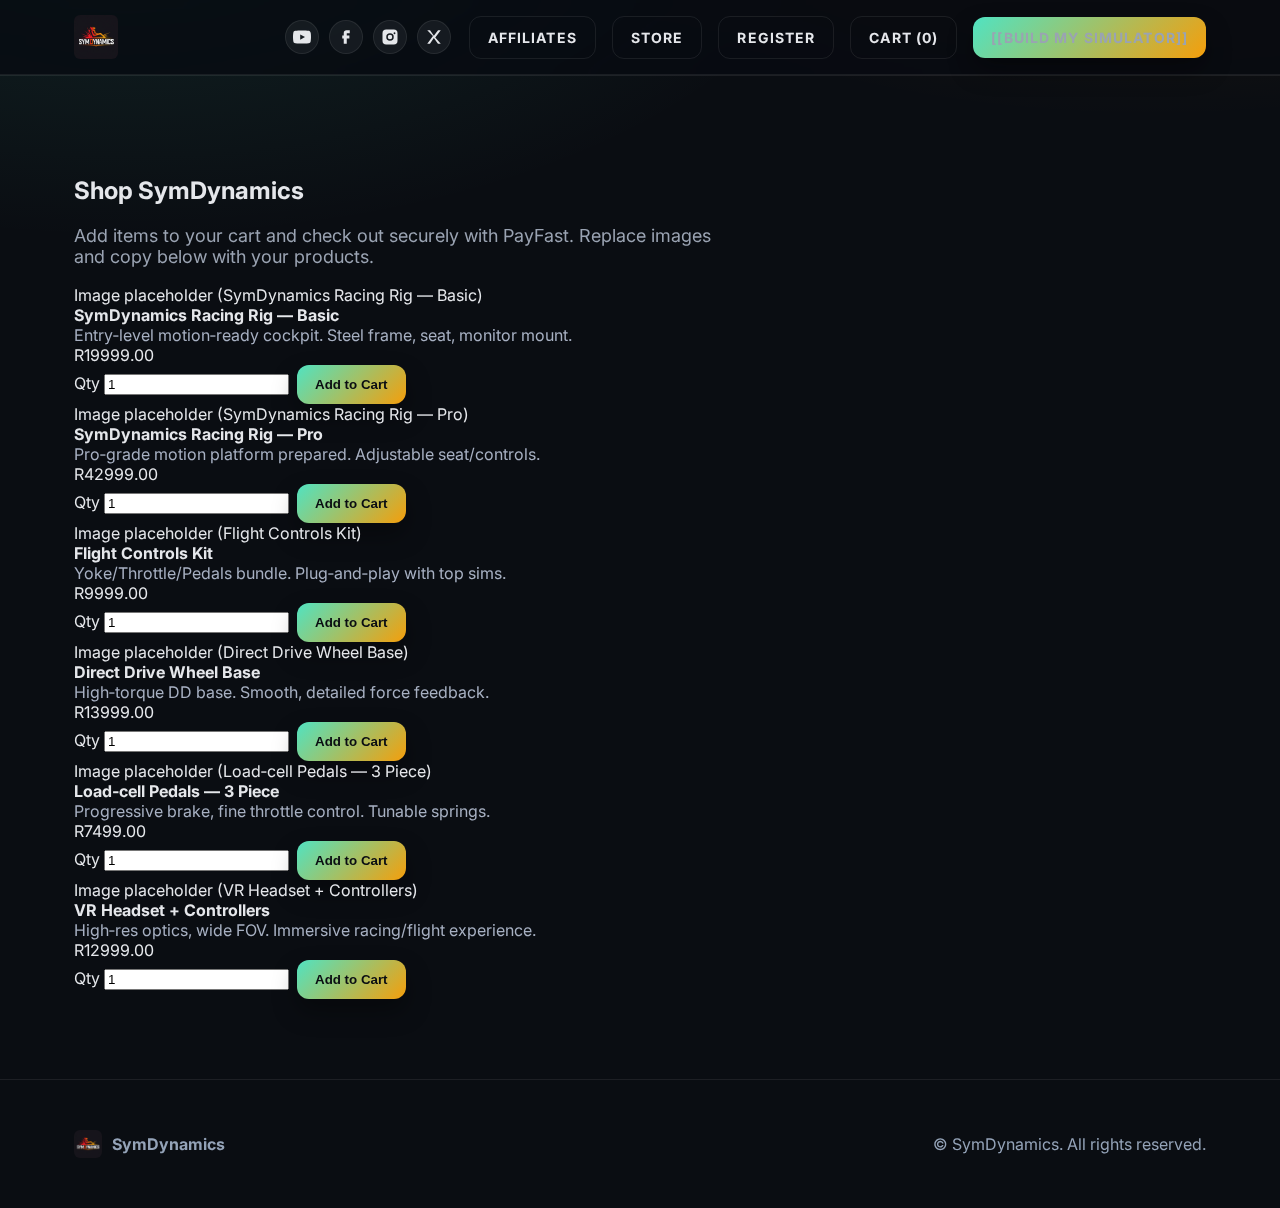
<file: symdynamics_split_from_attachment/store.html>
<!DOCTYPE html>
<html lang="en">
<head>

  <meta charset="utf-8" />
  <meta name="viewport" content="width=device-width, initial-scale=1" />
  <meta name="description" content="Custom-built motion simulators and turnkey rigs for sim racers and flight sim users. Engineered immersion, pro-grade feel, money-back guarantee. South Africa + global shipping." />
  <link rel="preconnect" href="https://fonts.googleapis.com">
  <link rel="preconnect" href="https://fonts.gstatic.com" crossorigin>
  <link href="https://fonts.googleapis.com/css2?family=Inter:wght@400;600;800&display=swap" rel="stylesheet">
  <meta property="og:title" content="SymDynamics — Custom Motion Simulators" />
  <meta property="og:description" content="Turn every race and flight into a real-world experience. Custom rigs, setup help, and a money-back guarantee." />
  <meta property="og:type" content="website" />
  <meta name="theme-color" content="#0f172a" />
  <link rel="stylesheet" href="assets/styles.css">
  <!-- Favicon -->
  <link rel="icon" type="image/svg+xml" href="data:image/svg+xml;utf8,<svg xmlns='http://www.w3.org/2000/svg' viewBox='0 0 64 64'><linearGradient id='g' x1='0' y1='0' x2='1' y2='1'><stop offset='0' stop-color='%23ff5a1f'/><stop offset='1' stop-color='%23ffb300'/></linearGradient><rect rx='12' width='64' height='64' fill='url(%23g)'/><text x='32' y='40' text-anchor='middle' font-family='Arial' font-size='28' font-weight='700' fill='%2302111a'>SD</text></svg>">
  <link rel="icon" type="image/png" sizes="16x16" href="/favicon-16.png">
  <link rel="icon" type="image/png" sizes="32x32" href="/favicon-32.png">
  <link rel="icon" type="image/png" sizes="48x48" href="/favicon-48.png">
  <link rel="icon" type="image/png" sizes="96x96" href="/favicon-96.png">
  <link rel="apple-touch-icon" sizes="180x180" href="/apple-touch-icon.png">
  <link rel="icon" type="image/png" sizes="192x192" href="/android-chrome-192x192.png">
  <link rel="icon" type="image/png" sizes="512x512" href="/android-chrome-512x512.png">

  <title>Shop SymDynamics</title>
</head>
<body>
<header>
    <div class="wrap">
      <nav>
        <a class="logo" href="index.html" aria-label="SymDynamics home">
          <img src="SymDynamics Logo with Dynamic Wordmark and Contrast.png" alt="SymDynamics Logo" />
        </a>
        <div class="nav-right">
          <div class="social" aria-label="Social media links">
            <!-- YouTube (live link) -->
            <a href="https://www.youtube.com/@SymDynamics" target="_blank" rel="noopener" title="YouTube">
              <svg viewBox="0 0 24 24" aria-hidden="true"><path d="M23.5 6.2c-.3-1.2-1.2-2.1-2.4-2.4C19 3.3 12 3.3 12 3.3s-7 0-9.1.5C1.7 4 0.8 4.9 0.5 6.1 0 8.2 0 12 0 12s0 3.8.5 5.9c.3 1.2 1.2 2.1 2.4 2.4 2.1.5 9.1.5 9.1.5s7 0 9.1-.5c1.2-.3 2.1-1.2 2.4-2.4.5-2.1.5-5.9.5-5.9s0-3.8-.5-5.9zM9.6 15.5v-7L16 12l-6.4 3.5z"/></svg>
            </a>
            <!-- Placeholders -->
            <a href="#" title="Facebook (coming soon)"><svg viewBox="0 0 24 24"><path d="M13 3h4v4h-4v3h3.5V14H13v7h-4v-7H7v-4h2V6.5C9 4.6 10.6 3 12.5 3H13z"/></svg></a>
            <a href="#" title="Instagram (coming soon)"><svg viewBox="0 0 24 24"><path d="M7 2h10a5 5 0 015 5v10a5 5 0 01-5 5H7a5 5 0 01-5-5V7a5 5 0 015-5zm5 5a5 5 0 100 10 5 5 0 000-10zm6-1.2a1.2 1.2 0 10.001 2.401A1.2 1.2 0 0018 5.8zM12 9a3 3 0 110 6 3 3 0 010-6z"/></svg></a>
            <a href="#" title="X/Twitter (coming soon)"><svg viewBox="0 0 24 24"><path d="M3 3h3.7l5.1 7.2L17.4 3H21l-7.3 9.7L21 21h-3.7l-5.5-7.7L6.6 21H3l7.6-10.3L3 3z"/></svg></a>
          </div>
          <div class="nav-links">
            <a href="affiliates.html" class="ghost btn">Affiliates</a>
            <a href="store.html" class="ghost btn">Store</a>
            <a href="register.html" class="ghost btn" id="navAccount">Register</a>
            <a href="cart.html" class="ghost btn">Cart (<span id="navCartQty">0</span>)</a>
            <a href="contact.html" class="btn">[[BUILD MY SIMULATOR]]</a>
          </div>
        </div>
      </nav>
    </div>
  </header>
<main id="top">
<section id="store">
      <div class="wrap">
        <h2>Shop SymDynamics</h2>
        <p class="sub">Add items to your cart and check out securely with PayFast. Replace images and copy below with your products.</p>
        <div id="productGrid" class="store-grid"></div>
      </div>
    </section>
</main>
<footer>
    <div class="wrap">
      <div style="display:flex;align-items:center;gap:10px;flex-wrap:wrap;justify-content:space-between">
        <div class="logo"><img src="SymDynamics Logo with Dynamic Wordmark and Contrast.png" alt="SymDynamics" style="height:28px;width:auto" /> <span>SymDynamics</span></div>
        <div>© <span id="y"></span> SymDynamics. All rights reserved.</div>
      </div>
    </div>
  </footer>
<script src="assets/main.js"></script>
</body>
</html>
</file>
<file: symdynamics_split_from_attachment/assets/styles.css>
:root{
  --bg:#0a0d12;
  --panel:#121826;
  --panel-2:#0f141f;
  --ink:#e5e7eb;
  --muted:#9aa3b2;
  --brand:#50e3c2;
  --brand-2:#f59e0b;
  --line:rgba(255,255,255,.08);
  --ring:rgba(80,227,194,.45);
  --maxw:1180px;
  --radius:18px;
  --shadow:0 18px 42px rgba(0,0,0,.35);
}

*{box-sizing:border-box}
html,body{margin:0;background:radial-gradient(1200px 600px at 10% -10%, rgba(80,227,194,.12), transparent 60%),radial-gradient(1200px 600px at 90% -20%, rgba(245,158,11,.12), transparent 60%),#0a0d12;color:var(--ink);font-family:Inter,system-ui,-apple-system,Segoe UI,Roboto,Arial,sans-serif;}
a{color:inherit;text-decoration:none}
img{max-width:100%;display:block}
.wrap{max-width:var(--maxw);margin:auto;padding:0 24px}

header{position:sticky;top:0;z-index:30;background:rgba(7,10,16,.8);backdrop-filter:blur(10px) saturate(150%);border-bottom:1px solid var(--line)}
nav{display:flex;align-items:center;justify-content:space-between;min-height:74px;gap:16px}
.logo{display:flex;align-items:center;gap:10px;font-weight:700}
.logo img{height:44px;width:auto;border-radius:6px}
.nav-right{display:flex;align-items:center;gap:18px}
.nav-links{display:flex;gap:16px;align-items:center;font-size:14px;text-transform:uppercase;letter-spacing:.08em}
.nav-links a{color:var(--muted);transition:color .2s ease}
.nav-links a:hover{color:var(--ink)}

.btn{display:inline-flex;align-items:center;justify-content:center;padding:12px 18px;border-radius:12px;background:linear-gradient(135deg,var(--brand),var(--brand-2));color:#0a0d12;font-weight:700;border:0;cursor:pointer;box-shadow:0 12px 24px rgba(0,0,0,.35);transition:transform .1s ease, box-shadow .2s ease}
.btn:hover{transform:translateY(-1px);box-shadow:0 16px 30px rgba(0,0,0,.4)}
.btn.ghost{background:transparent;color:var(--ink);border:1px solid var(--line);box-shadow:none}

.social{display:flex;gap:10px;align-items:center}
.social a{width:34px;height:34px;border-radius:999px;display:grid;place-items:center;background:rgba(255,255,255,.06);border:1px solid var(--line)}
.social a:hover{transform:translateY(-1px);background:rgba(255,255,255,.12)}
.social svg{width:18px;height:18px;fill:currentColor;color:#e5e7eb}

section{padding:80px 0;border-top:1px solid var(--line)}
.hero{padding:90px 0 100px;border-top:none}
.hero-grid{display:grid;grid-template-columns:1.1fr .9fr;gap:48px;align-items:center}
.eyebrow{color:var(--brand-2);text-transform:uppercase;font-weight:600;letter-spacing:.2em;font-size:12px}

h1{font-size:clamp(38px,4.6vw,64px);line-height:1.05;margin:.35em 0 .3em;font-weight:800}
.sub{font-size:18px;color:var(--muted);max-width:60ch}
.cta-row{display:flex;gap:14px;margin-top:22px;flex-wrap:wrap}

.stat-row{display:grid;grid-template-columns:repeat(auto-fit,minmax(220px,1fr));gap:16px;margin-top:28px}
.stat{background:linear-gradient(160deg,rgba(255,255,255,.04),rgba(255,255,255,.01));border:1px solid var(--line);border-radius:14px;padding:16px}
.stat span{display:block;font-weight:700;color:var(--ink)}
.stat small{color:var(--muted);font-size:13px;line-height:1.4}

.hero-media{position:relative;border-radius:20px;border:1px solid var(--line);overflow:hidden;box-shadow:var(--shadow)}
.hero-media img{width:100%;height:auto;object-fit:cover}
.overlay-card{position:absolute;left:18px;bottom:18px;right:18px;background:rgba(8,12,18,.85);border:1px solid rgba(255,255,255,.12);border-radius:16px;padding:16px}
.overlay-card .label{font-size:12px;text-transform:uppercase;letter-spacing:.2em;color:var(--muted)}
.overlay-grid{display:grid;grid-template-columns:repeat(3,1fr);gap:14px;margin-top:10px}
.overlay-grid strong{display:block;font-size:12px;color:var(--muted);text-transform:uppercase;letter-spacing:.12em}
.overlay-grid span{font-size:16px;font-weight:700}

.section-split{background:linear-gradient(180deg,rgba(255,255,255,.02),rgba(255,255,255,0))}
.grid-2{display:grid;grid-template-columns:1fr 1fr;gap:28px}
.grid-3{display:grid;grid-template-columns:repeat(3,1fr);gap:22px}
.section-head{display:flex;flex-direction:column;gap:8px;margin-bottom:30px}

.card{background:linear-gradient(160deg,rgba(255,255,255,.04),rgba(255,255,255,.015));border:1px solid var(--line);border-radius:var(--radius);padding:22px;box-shadow:var(--shadow)}
.card h3{margin-top:0}

.pill-row{display:flex;gap:10px;flex-wrap:wrap;margin-top:18px}
.pill{padding:8px 12px;border-radius:999px;background:rgba(255,255,255,.04);border:1px solid var(--line);font-size:13px;color:var(--muted)}

.spec-list{padding-left:18px;margin:14px 0 0;color:#cfd6e6;line-height:1.6}

.system-card ul{padding-left:18px;margin:14px 0 0;color:#cfd6e6;line-height:1.6}
.status{display:inline-flex;align-items:center;gap:6px;font-size:12px;text-transform:uppercase;letter-spacing:.2em;color:var(--brand);font-weight:600;margin-bottom:10px}
.status-lab{color:var(--brand-2)}

.spec-grid{display:grid;grid-template-columns:repeat(2,1fr);gap:14px;margin-top:18px}
.spec{background:var(--panel-2);border:1px solid var(--line);border-radius:14px;padding:14px}
.spec span{display:block;font-size:12px;text-transform:uppercase;letter-spacing:.2em;color:var(--muted)}
.spec strong{display:block;font-size:18px;margin-top:6px}

.note{color:var(--muted);font-size:14px;margin-top:16px}

.diagram{display:grid;gap:16px}
.diagram .chip{display:inline-flex;align-items:center;gap:6px;padding:6px 10px;border-radius:999px;background:rgba(80,227,194,.1);border:1px solid rgba(80,227,194,.4);font-size:12px;text-transform:uppercase;letter-spacing:.2em;color:var(--brand)}
.diagram p{margin:8px 0 0;color:#cfd6e6}

.stack{display:grid;gap:16px}
.stack strong{display:block}
.stack span{display:block;color:var(--muted);font-size:14px;margin-top:4px}

.media-card{padding:0;overflow:hidden}
.media-card img{width:100%;height:100%;object-fit:cover}
.media-list{display:grid;gap:16px;margin-top:22px}
.media-list strong{display:block}
.media-list span{display:block;color:var(--muted);font-size:14px;margin-top:4px}

.timeline{display:grid;gap:16px}
.timeline-item{display:flex;gap:18px;align-items:flex-start;padding:16px;border-radius:14px;background:rgba(255,255,255,.03);border:1px solid var(--line)}
.timeline-item span{min-width:80px;text-transform:uppercase;letter-spacing:.2em;font-size:12px;color:var(--brand-2);font-weight:700}

.cta-band{background:radial-gradient(800px 300px at 10% 0%, rgba(80,227,194,.18), transparent 60%),#0b101a}
.cta-wrap{display:flex;align-items:center;justify-content:space-between;gap:16px;flex-wrap:wrap}
.cta-actions{display:flex;gap:12px;flex-wrap:wrap}

footer{padding:50px 0;color:#94a3b8;border-top:1px solid var(--line)}
.footer-grid{display:grid;grid-template-columns:repeat(auto-fit,minmax(200px,1fr));gap:24px;align-items:center}
.footer-grid p{margin:6px 0 0;color:#94a3b8}
.footer-note{font-size:13px}

@media (max-width: 980px){
  nav{flex-direction:column;align-items:flex-start;padding:16px 0}
  .nav-right{width:100%;flex-direction:column;align-items:flex-start}
  .nav-links{flex-wrap:wrap;font-size:12px}
  .hero-grid,.grid-2{grid-template-columns:1fr}
  .grid-3{grid-template-columns:1fr}
  .overlay-grid{grid-template-columns:1fr}
  .spec-grid{grid-template-columns:1fr}
  .cta-wrap{justify-content:flex-start}
}
</file>
